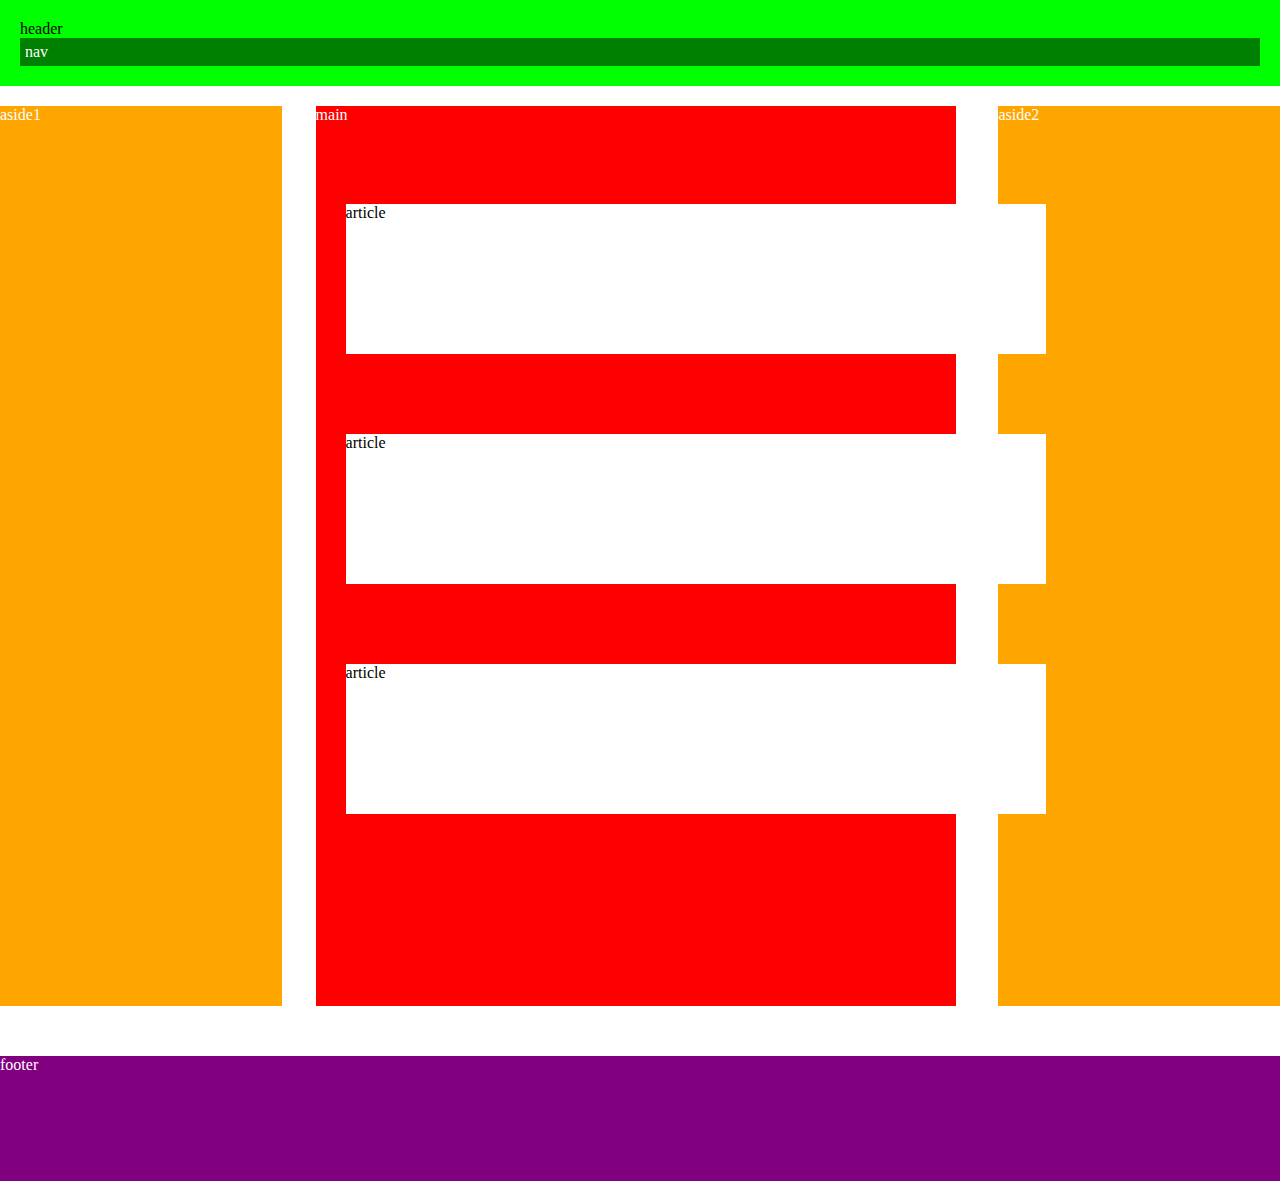
<file: tarea2/index.html>
<!DOCTYPE html>
<html lang="en">
<head>
    <meta charset="UTF-8">
    <meta name="viewport" content="width=device-width, initial-scale=1.0">
    <title>Document</title>
    <link rel="stylesheet" href="styles.css">
</head>
<body>
    <header>
        header
        <nav>
            nav
        </nav>
    </header>

    <aside>
        aside1
    </aside>

    <main>
        main
        <article>article</article>
        <article>article</article>
        <article>article</article>
    </main>

    <aside class="distance__container">
        aside2
    </aside>

    <footer>
        footer
    </footer>

</body>
</html>
</file>
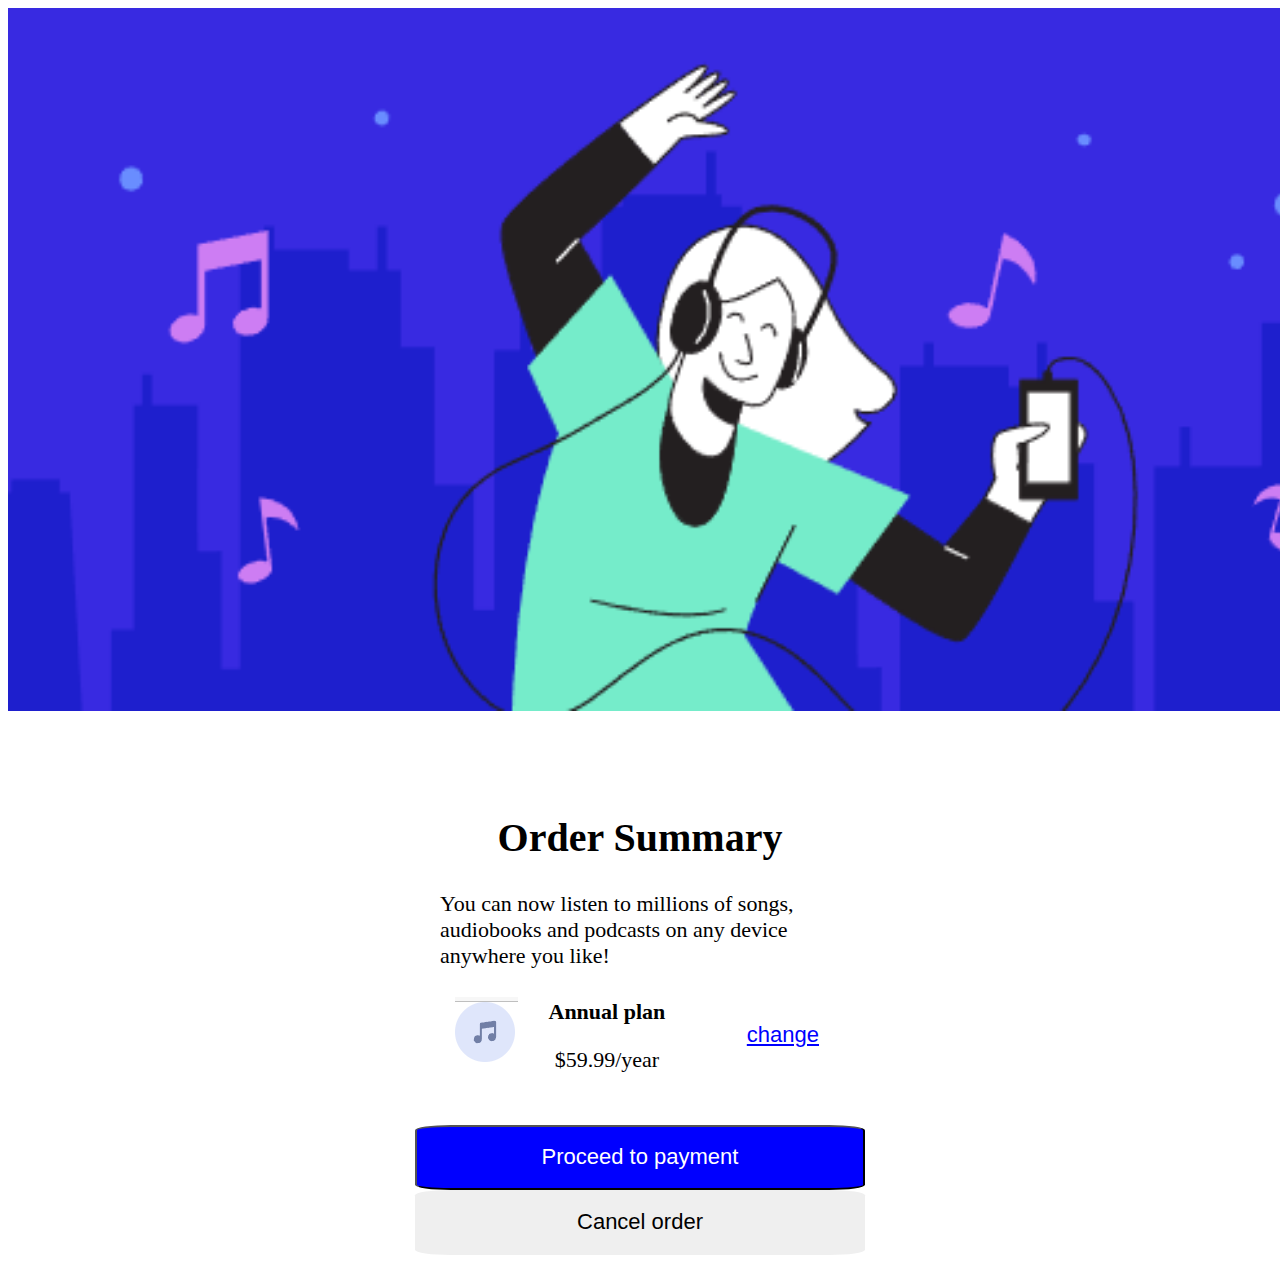
<file: tarea3/index.html>
<!DOCTYPE html>
<html lang="en">
<head>
    <meta charset="UTF-8">
    <meta name="viewport" content="width=device-width, initial-scale=1.0">
    <title>Document</title>
    <link rel="stylesheet" href="styles.css">
</head>
<body>
    <header>
        <img  class="image1__container" src="hero.png" alt=>
    </header>

    <div class="text__container">
        <h1>
            Order Summary
        </h1>    
            
    
        <p class="text__container-information">
            You can now listen to millions of songs, audiobooks and podcasts on any device anywhere you like!
        </p>
    
    </div>
    
    <section class="button__container">
        <img  class="image2__container" src="music.png" alt="">
        <div class="plan__container">
            <strong>Annual plan</strong>
            <p>$59.99/year</p>
        </div>
        <button class="click__container">change</button>
    </section>


    <div>
        <button class="click2__container">Proceed to payment</button>
        <button class="click3__container">Cancel order</button>
    </div>

</body>
</html>
</file>
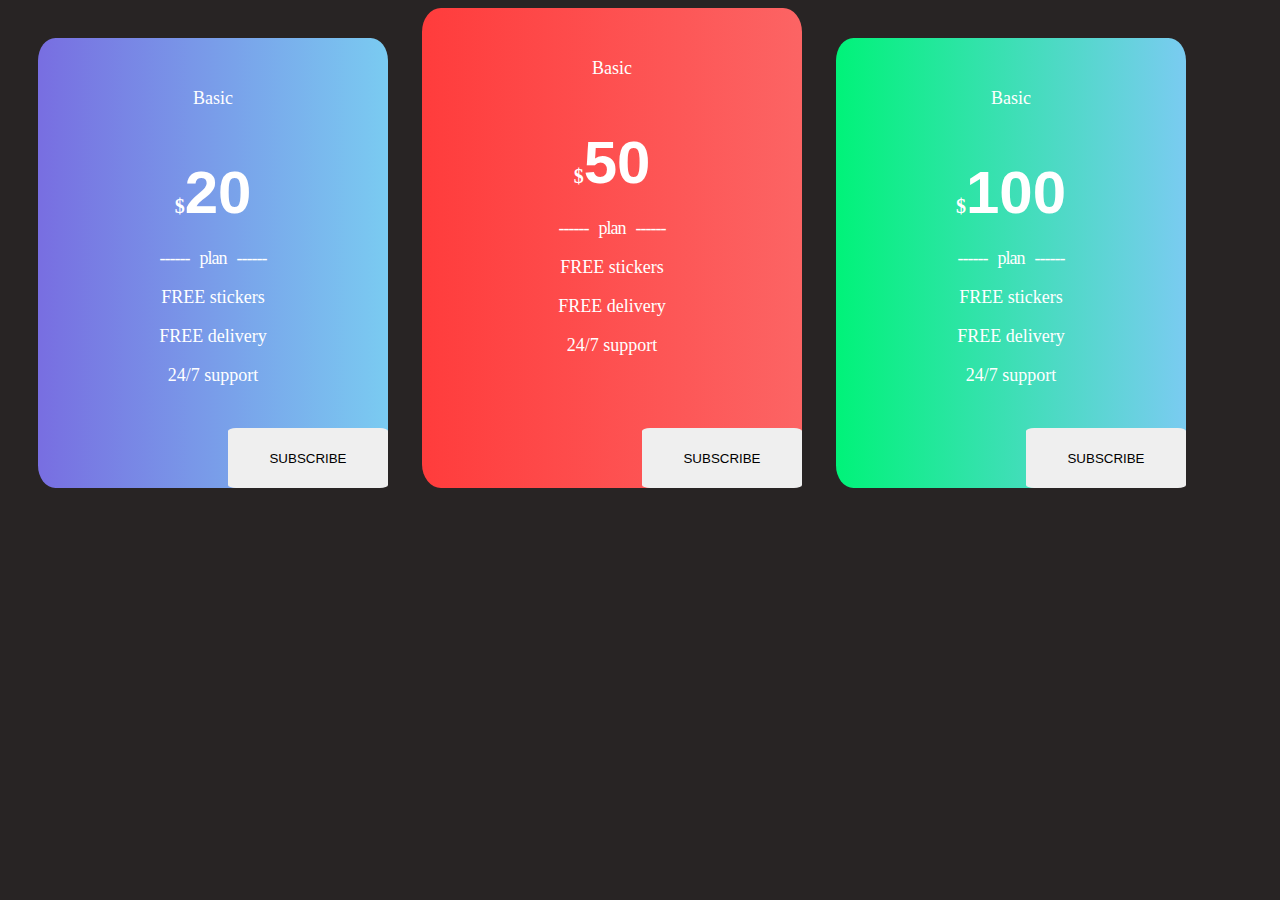
<file: tarea4/index.html>
<!DOCTYPE html>
<html lang="en">
<head>
    <meta charset="UTF-8">
    <meta name="viewport" content="width=device-width, initial-scale=1.0">
    <title>Document</title>
    <link rel="stylesheet" href="styles.css">
</head>
<body>
    <section class="first-card__container">
        <header class="first-header__container">
            <p>Basic</p>
        </header>

        <div class="span__container">
            <span class="sign__container">$</span>
            <span class="money__container">20</span>
        </div>
        

        <div class="first-plan__container">
            <section class="lines__container">
                <span>-</span>
                <span>-</span>
                <span>-</span>
                <span>-</span>
                <span>-</span>
                <span>-</span>
                <span class="word__container">plan</span>
                <span>-</span>
                <span>-</span>
                <span>-</span>
                <span>-</span>
                <span>-</span>
                <span>-</span>
            </section>
            <p>FREE stickers</p>
            <p>FREE delivery</p>
            <p>24/7 support</p>

        </div>

        <footer class="first-button__container">
            <button>
                SUBSCRIBE
            </button>
        </footer>

    </section>
    <section class="second-card__container">
        <header class="second-header__container">
            <p>Basic</p>
        </header>

        <div class="span__container">
            <span class="sign__container">$</span>
            <span class="money__container">50</span>
        </div>

        <div class="second-plan__container">

            <section class="lines__container">
                <span>-</span>
                <span>-</span>
                <span>-</span>
                <span>-</span>
                <span>-</span>
                <span>-</span>
                <span class="word__container">plan</span>
                <span>-</span>
                <span>-</span>
                <span>-</span>
                <span>-</span>
                <span>-</span>
                <span>-</span>
            </section>

            <p>FREE stickers</p>
            <p>FREE delivery</p>
            <p>24/7 support</p>

        </div>

        <footer class="second-button__container">
            <button>
                SUBSCRIBE
            </button>
        </footer>

    </section>
    <section class="third-card__container">
        <header class="third-header__container">
            <p>Basic</p>
        </header>

        <div class="span__container">
            <span class="sign__container">$</span>
            <span class="money__container">100</span>
        </div>

        <div class="second-plan__container">

            <section class="lines__container">
                <span>-</span>
                <span>-</span>
                <span>-</span>
                <span>-</span>
                <span>-</span>
                <span>-</span>
                <span class="word__container">plan</span>
                <span>-</span>
                <span>-</span>
                <span>-</span>
                <span>-</span>
                <span>-</span>
                <span>-</span>
            </section>
            
            <p>FREE stickers</p>
            <p>FREE delivery</p>
            <p>24/7 support</p>

        </div>

        <footer class="third-button__container">
            <button>
                SUBSCRIBE
            </button>
        </footer>

    </section>
</body>
</html>
</file>
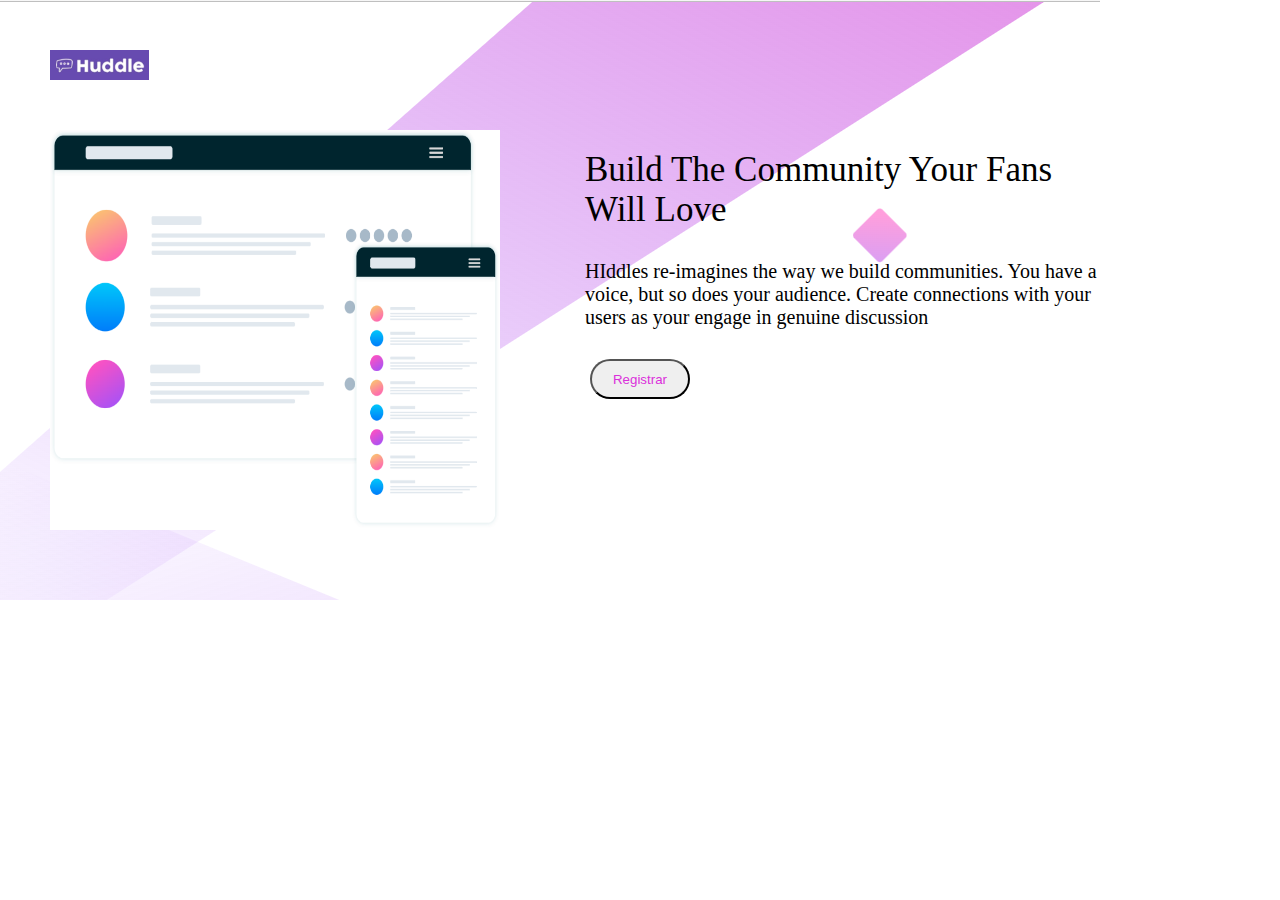
<file: tarea5/index.html>
<!DOCTYPE html>
<html lang="en">
<head>
    <meta charset="UTF-8">
    <meta name="viewport" content="width=device-width, initial-scale=1.0">
    <link rel="stylesheet" href="styles.css">
    <title>Document</title>
</head>
<body>

    <div class="background__container">
        <header>
            <img class="logo__container" src="imagenes/titulo.png" alt="">
        </header>

        <div class="disenio__container">
            <img class="imagen-disenio__container" src="imagenes/diseño.png" alt="">
        </div>

        <section class="suscripcion__container">

            <div class="first-text__container">
                <div class="first-block__container">
                    <p >Build The Community Your Fans Will Love</p>
                </div>
            </div> 
    
            <div class="second-text__container">
                
                <div class="second-block__container">
                    <P>HIddles re-imagines the way we build communities. 
                        You have a voice, but so does your audience. Create
                        connections with your users as your engage in genuine
                        discussion
                    </P>
                </div>
            </div>
    
            <div class="mobile-button__container">
                <button class="mobile__button">
                    Registrar
                </button>
            </div>

        </section>

        


    </div>

</body>
</html>
</file>
<file: tarea2/styles.css>
* {
    margin: 0;
    padding: 0;
}

header {
    background-color: lime;
    color: black;
    padding: 20px;
    margin-bottom: 20px;
}

nav {
    background-color: green;
    color: white;
    padding: 5px;
}

aside {
    background-color: orange;
    color: white;
    height: 100vh;
    width: 22vw;
    display: inline-block;
    vertical-align: top;
}

.distance__container {
    color: white;
    float: right;
}

main {
    background-color: red;
    color: white;
    height: 100vh;
    width: 50vw;
    display: inline-block;
    vertical-align: top;
    margin: 0 20px 0 30px;
}

footer {
    color: white;
    background-color: purple;
    height: 125px;
    margin-top: 50px;
}

article {
    background-color: white;
    color: black;
    height: 150px;
    width: 700px;
    margin: 80px 30px 80px 30px;
}
</file>
<file: tarea3/styles.css>
* {
    font-size: 22px;
}

.image1__container {
    width: 1440px;
    margin-bottom: 70px;
    text-align: center;

}


h1 {
    font-size: 40px;
    text-align: center;
}

.text__container-information {
    width: 400px;
    margin: 0 auto;
    margin-top: 30px;
}

.image2__container, .plan__container  {
    display: inline-block;
    text-align: center;
}

.plan__container {
    margin: 30px 70px 30px 25px;

}

.button__container {
    text-align: center;
}

.click__container {
    color: blue;
    background-color: white;
    position: relative;
    text-decoration: underline;
    bottom: 25px;
    border: none;
}

.click__container:hover {
    cursor: pointer;
    color: rgb(111, 111, 224);
    text-decoration: none;
}


.click2__container{
    width: 450px;
    height: 65px;
    background-color: blue;
    color: white;
    display: block;
    margin: 0 auto;
    border-radius: 8%;
}

.click3__container{
    width: 450px;
    height: 65px;
    border: none;
    display: block;
    margin: 0 auto;
    border-radius: 8%;

}

.click2__container:hover, .click3__container:hover {
    cursor: pointer;
}
</file>
<file: tarea4/styles.css>
body {
    background-color: rgb(40, 36, 36);
}

.first-card__container {
    background: linear-gradient(to right, rgb(120, 110, 225), rgb(122, 203, 241));
    color: white;
    width: 350px;
    height: 450px;
    border-radius: 5%;
    margin-left: 30px;
    display: inline-block;

}

.second-card__container {
    background: linear-gradient(to right, rgb(255, 60, 60), rgb(252, 100, 100));
    color: white;
    width: 380px;
    height: 480px;
    border-radius: 5%;
    margin-left: 30px;
    display: inline-block;
}

.third-card__container {
    background: linear-gradient(to right, rgb(0, 243, 121), rgb(122, 203, 241));
    color: white;
    width: 350px;
    height: 450px;
    border-radius: 5%;
    margin-left: 30px;
    display: inline-block;
}


.first-header__container, .second-header__container, .third-header__container {
    font-size: 18px;
    display: flex;
    justify-content: center;
    align-items: center;
    
    height: 120px;
}

.span__container {
    height: 60px;
    display: flex;
    justify-content: center;
}

.sign__container {
    font-size: 20px;
    font-weight: 700;
    display: flex;
    align-items: flex-end;
}

.money__container {
    font-size: 60px;
    font-family: Arial, Helvetica, sans-serif;
    font-weight: 700;
}

.first-plan__container, .second-plan__container {
    font-size: 18px;
    margin-top: 30px;
    margin-bottom: 30px;
}

.first-plan__container > p {
    display: flex;
    justify-content: center;
}

.second-plan__container > p {
    display: flex;
    justify-content: center;
}

.lines__container {
    display: flex;
    justify-content: center;
    letter-spacing: -1px;
    margin: 0;
}

.word__container {
    margin: 0 10px 0 10px;
}

.first-button__container, .third-button__container{
    height: 72px;
    display: flex;
    justify-content: flex-end;
    align-items: flex-end;
    border-radius: 5%;
    margin-top: auto;
}

.second-button__container {
    height: 102px;
    display: flex;
    justify-content: flex-end;
    align-items: flex-end;
    border-radius: 5%;
}

button {
    height: 60px;
    width: 160px;
    border-radius: 5%;
    border: white;
}

button:hover {
    cursor: pointer;
}

.first-card__container:hover, .second-card__container:hover, .third-card__container:hover {
    transform: scale(1.03);
    border-radius: 5%;
}

.first-card__container:hover .first-button__container button {
    animation-name: button;
    animation-duration: 2s;
    animation-fill-mode: forwards;
}

.second-card__container:hover .second-button__container button {
    animation-name: button;
    animation-duration: 2s;
    animation-fill-mode: forwards;
}

.third-card__container:hover .third-button__container button {
    animation-name: button;
    animation-duration: 2s;
    animation-fill-mode: forwards;
}

.first-card__container:hover .word__container {
    animation-name: lines;
    animation-duration: 3;
    animation-fill-mode: forwards;
}

.second-card__container:hover .word__container {
    animation-name: lines;
    animation-duration: 3;
    animation-fill-mode: forwards;
}

.third-card__container:hover .word__container {
    animation-name: lines;
    animation-duration: 3;
    animation-fill-mode: forwards;
}

@keyframes button {
    10% {
        width: 240px;
    }

    20% {
        width: 330px;
    }
    30% {
        width: 420px;
    }
    40% {
        width: 500px;
    }
    100% {
        width: 500px;
    }
    
}

@keyframes lines {
    25% {
        margin: 0 9px 0 9px;
    }
    50%{
        margin: 0 8px 0 8px;
    }
    75% {
        margin: 0 7px 0 7px;
    }
    100% {
        margin: 0 6px 0 6px;
    }
}
</file>
<file: tarea5/styles.css>
* {
    margin: 0;
    padding: 0;
}

@media only screen and (max-width: 450px) {

    .background__container {
        width: 450px;
        height: 900px;
        background-image: url("imagenes/mobile.png");
    }

    header {
        width: 450px;
        height: 100px;

    }

    .logo__container {
        height: 30px;
        position: absolute;
        top: 50px;
        left: 100px;
    }

    .disenio__container {
        width: 450px;
        height: 300px;
        display: flex;
        justify-content: center;
        align-items: flex-end;
    }

    .imagen-disenio__container {
        width: 350px;
        height: 250px;
    }

    .first-text__container, .second-text__container {
        margin-bottom: 30px;
        width: 450px;
    }

    .first-block__container{
        font-size: 35px;
        display: flex;
        justify-content: center;
        text-align: center;
        padding: 0 35px 0 35px;
    }

    .second-block__container {
        font-size: 23px;
        display: flex;
        justify-content: center;
        text-align: center;
        padding: 0 35px 0 35px;
    }

.mobile-button__container {
    width: 450px;
    display: flex;
    justify-content: center;
}

.mobile__button {
    color: rgb(219, 47, 219);
    width: 250px;
    height: 40px;
    display: flex;
    justify-content: center;
    align-items: center;
    border-radius: 25px;
}

.mobile__button:hover {
    cursor: pointer;
}

.mobile__button:active {
    background-color: purple;

}



}

@media only screen and (min-width: 450px) {
    .background__container {
        width: 1100px;
        height: 600px;
        background-image: url("imagenes/desktop.png");
    }

    header {
        width: 1100px;
        height: 300px;
        margin-bottom: 30px;
   }

   .logo__container {
        height: 30px;
        position: absolute;
        top: 50px;
        left: 50px;
    }

    .disenio__container {
        width: 550px;
        height: 200px;
        display: flex;
        justify-content: center;
        align-items: flex-end;
    }

    .imagen-disenio__container {
        width: 450px;
        height: 400px;
    }

   /* Este es otro comentario */

   .first-text__container, .second-text__container {
    margin-bottom: 30px;
    width: 600px;
    }

    .first-block__container{
        font-size: 35px;
        display: flex;
        justify-content: center;
        text-align: left;
        padding: 0 35px 0 35px;
    }

    .second-block__container {
        font-size: 20px;
        display: flex;
        justify-content: center;
        text-align: left;
        padding: 0 35px 0 35px;
    }

    .mobile-button__container {
        width: 450px;
        display: flex;
        justify-content: flex-start;
        margin-left: 40px;
    }

    .mobile__button {
        color: rgb(219, 47, 219);
        width: 100px;
        height: 40px;
        display: flex;
        justify-content: center;
        align-items: center;
        border-radius: 25px;
}

    .mobile__button:hover {
        cursor: pointer;
}

    .mobile__button:active {
        background-color: purple;

}

    .suscripcion__container{
        position: absolute;
        top: 150px;
        left: 550px;
    }

}
</file>
